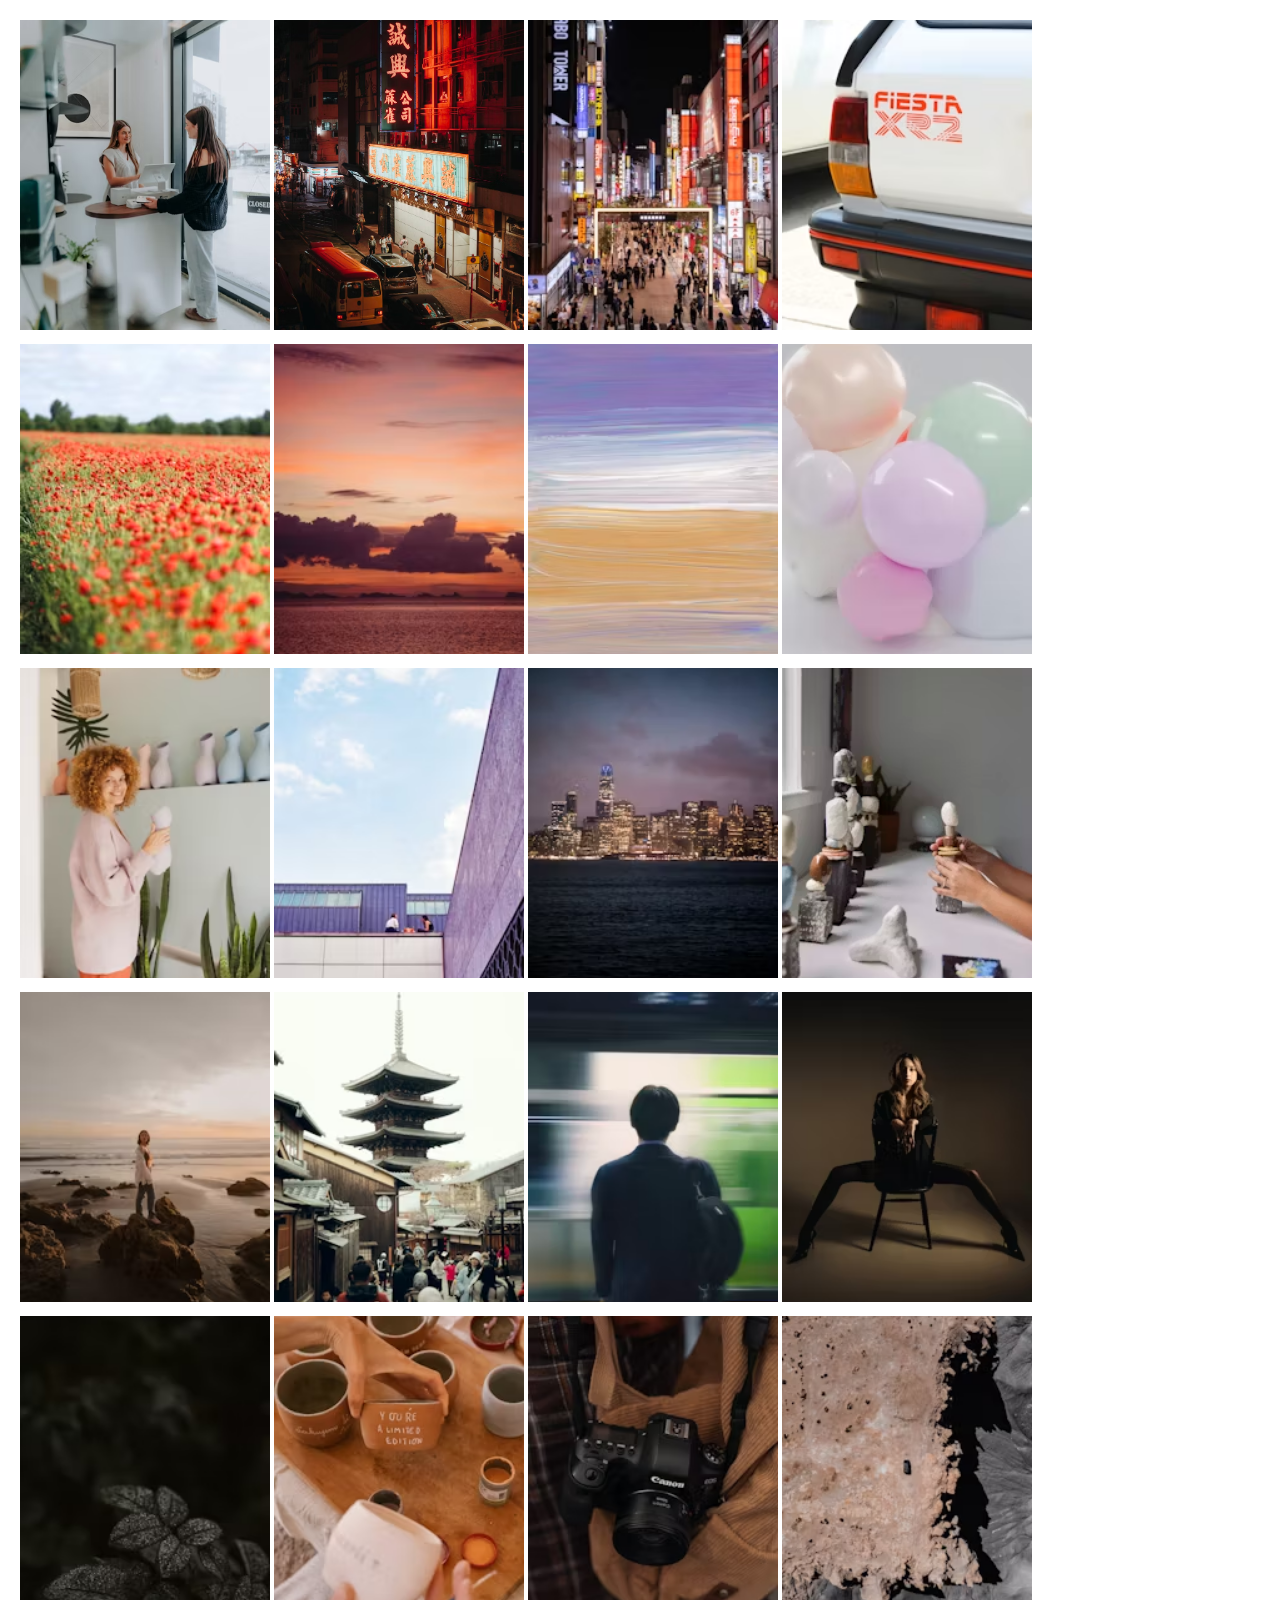
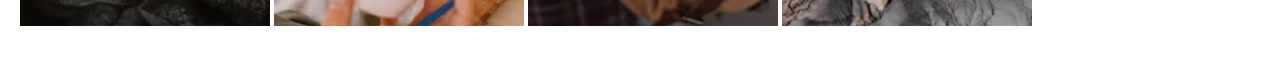
<file: gallery.html>
<!DOCTYPE html>
<html lang="en">
<head>
    <meta charset="UTF-8">
    <meta name="viewport" content="width=device-width, initial-scale=1.0">
    <title>Document</title>
    <link rel="stylesheet" href="gallery.css">
</head>
<body>
    <div class="gallery">
    <img src="./gallery/img1.png">
    <img src="./gallery/img2.png">
    <img src="./gallery/img3.png">
    <img src="./gallery/img4.png">
    <img src="./gallery/img5.png">
    <img src="./gallery/img6.png">
    <img src="./gallery/img7.png">
    <img src="./gallery/img8.png">
    <img src="./gallery/img9.png">
    <img src="./gallery/img10.png">
    <img src="./gallery/img11.png">
    <img src="./gallery/img12.png">
    <img src="./gallery/img13.png">
    <img src="./gallery/img14.png">
    <img src="./gallery/img15.png">
    <img src="./gallery/img16.png">
    <img src="./gallery/img17.png">
    <img src="./gallery/img18.png">
    <img src="./gallery/img19.png">
    <img src="./gallery/img20.png">
    </div>
</body>
</html>
</file>
<file: gallery.css>
*{
    margin: 0;
    padding: 0;
    box-sizing: border-box;
}
body{
    padding: 20px;
}

.row{
    display: flex;
    gap: 20px;
    flex-wrap: wrap;
    justify-content: center;
}
.gallery img{
    height: 320px;
    width: 250px;
    object-fit: cover;
    padding-bottom: 10px;
}

@media (max-width:500px) {
    .gallery img{
        width: 100%;
        height: auto;
    }
}
</file>
